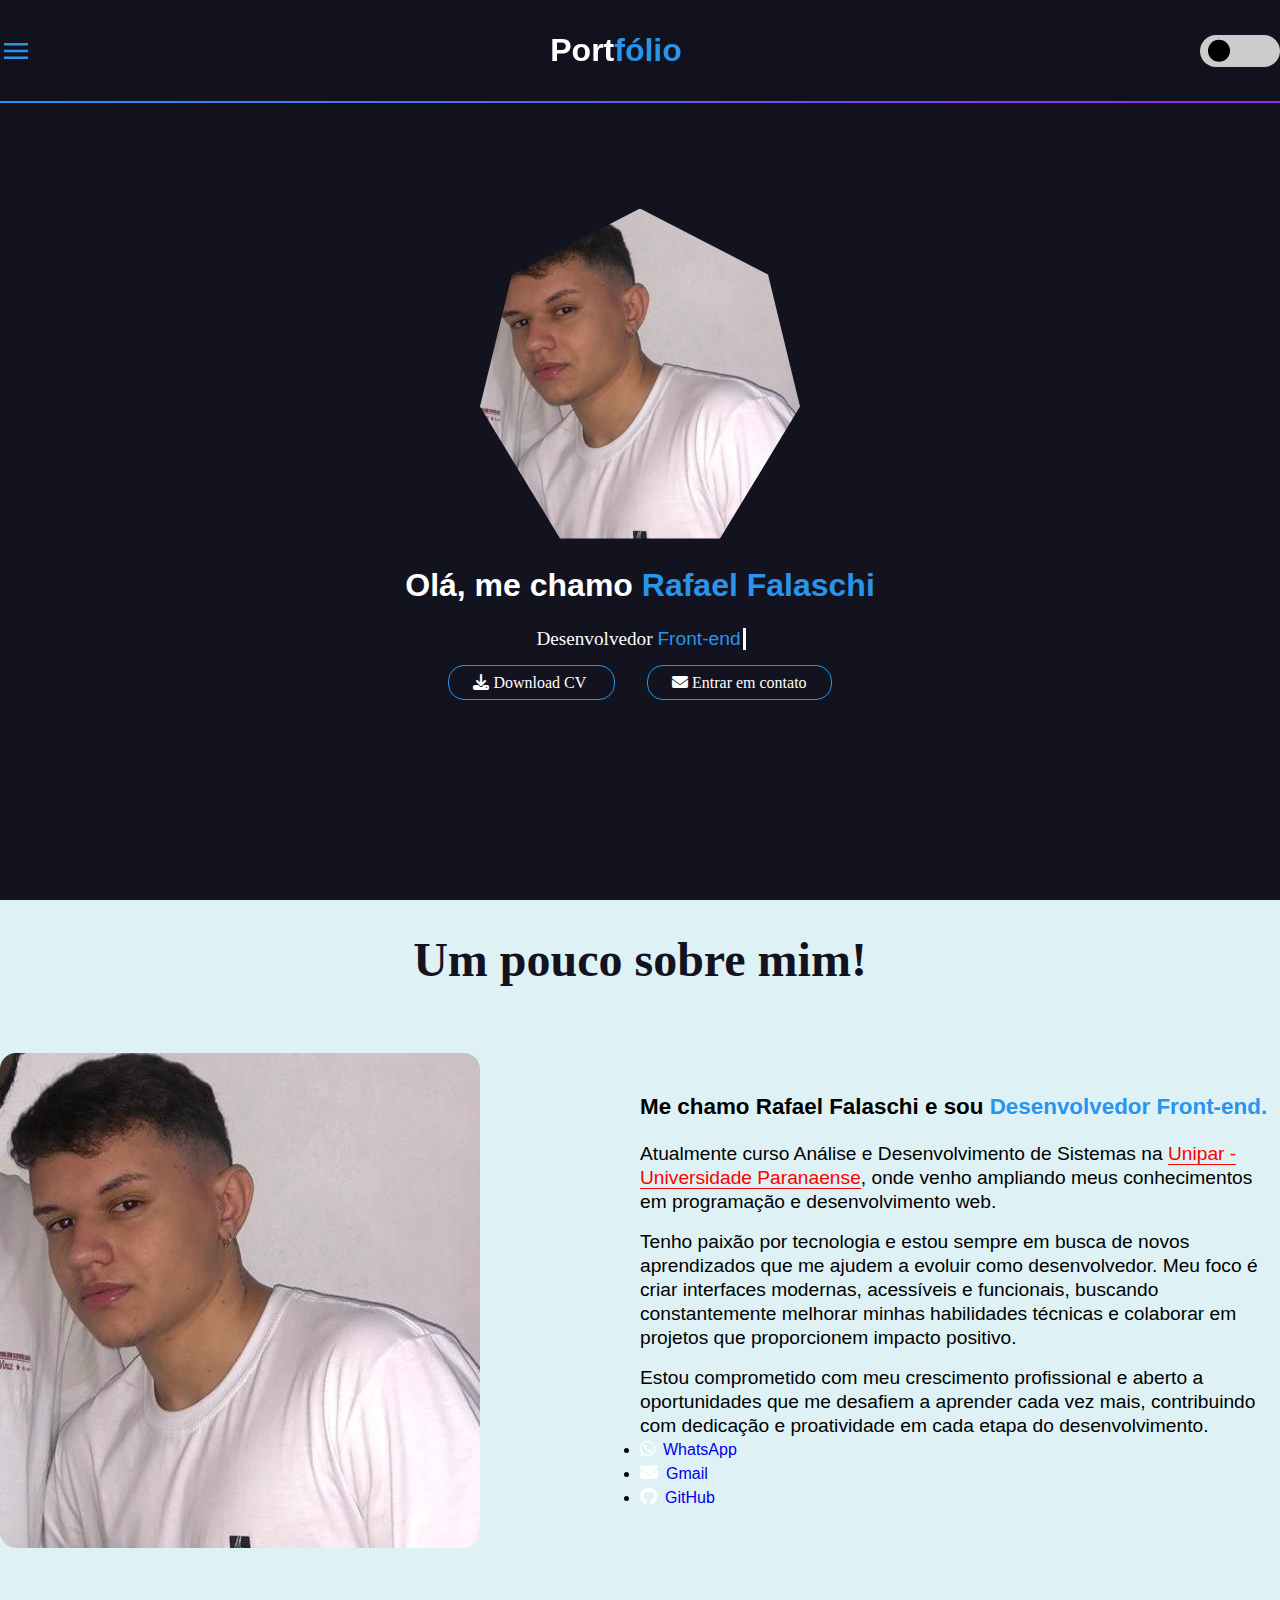
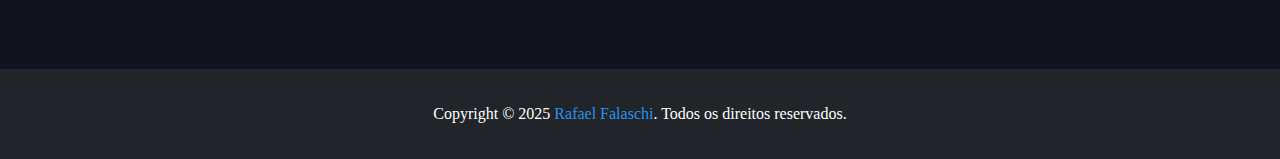
<file: index.html>
<!DOCTYPE html>
<html lang="pt-br">

<head>
    <meta charset="UTF-8">
    <meta name="viewport" content="width=device-width, initial-scale=1.0">
    <title>Portfólio | Rafael Falaschi</title>
    <link rel="stylesheet" href="styles.css">
    <!--Font awesome-->
    <link rel="stylesheet" href="https://cdnjs.cloudflare.com/ajax/libs/font-awesome/6.5.0/css/all.min.css">
    <link rel="stylesheet"
        href="https://fonts.googleapis.com/css2?family=Material+Symbols+Outlined:opsz,wght,FILL,GRAD@24,400,0,0&icon_names=menu" />
</head>

<body>
    <header>
        <section class="nav-content">
            <div class="max-width">
                <nav>
                    <span class="material-symbols-outlined" onclick="menuclick()" id="menu-btn">
                        menu
                    </span>

                    <a href="#">
                        <h1>Port<span>fólio</span></h1>
                    </a>

                    <ul id="menu">
                        <li><a href="#inicio">inicio</a></li>
                        <li><a href="#sobre">Sobre</a></li>
                        <li><a href="#habilidades">Habilidades</a></li>
                        <li><a href="#projetos">Projetos</a></li>
                        <li><a href="#contato">Contatos</a></li>
                    </ul>

                    <input type="checkbox" id="colorToggle" hidden>
                    <label for="colorToggle" class="color-switch">
                        <span class="color-ball"></span>
                    </label>
                </nav>
            </div>
        </section>
    </header> <!--Cabeçalho-->

    <main>
        <section class="section-hero" id="inicio">
            <div id="blur-overlay"></div>
            <div class="max-width">

                <figure>
                    <img src="/assets/foto perfil/foto perfil.jpg" alt="Rafael Falaschi">
                </figure>

                <h2>
                    Olá, me chamo <span>Rafael Falaschi</span>
                </h2>

                <p>Desenvolvedor <span>Front-end</span></p>

                <div>
                    <a href="/assets-t/curriculo/RAFAEL FALASCHI.pdf" download="Curriculo_Rafael_Falaschi.pdf">
                        <i class="fas fa-download"></i> Download CV
                    </a>
                    <a href="mailto:rafinhabraga2324@gmail.com">
                        <i class="fas fa-envelope"></i> Entrar em contato
                    </a>
                </div>
            </div>
        </section> <!--Apresentação-->

        <section class="about-me" id="sobre">
            <div class="max-width hidden">
                <h2>Um pouco sobre mim! </h2>

                <section class="content">
                    <figure>
                        <img src="/assets/foto perfil/foto perfil.jpg" alt="Rafael Falaschi">
                    </figure>

                    <div>
                        <h3>
                            Me chamo Rafael Falaschi e sou <span class="color-blue">Desenvolvedor Front-end.</span>
                        </h3>

                        <p>
                            Atualmente curso Análise e Desenvolvimento de Sistemas na
                            <a href="https://www.unipar.br/" target="_blank"><span class="color-red">Unipar - Universidade
                                    Paranaense</span></a>, onde venho ampliando meus
                            conhecimentos em programação e desenvolvimento web.
                        </p>

                        <p>
                            Tenho paixão por tecnologia e estou sempre em busca de novos aprendizados que me ajudem a
                            evoluir como desenvolvedor.
                            Meu foco é criar interfaces modernas, acessíveis e funcionais, buscando constantemente
                            melhorar minhas habilidades técnicas e colaborar em projetos que proporcionem impacto
                            positivo.
                        </p>

                        <p>
                            Estou comprometido com meu crescimento profissional e aberto a oportunidades que me desafiem
                            a aprender cada vez mais, contribuindo com dedicação e proatividade em cada etapa do
                            desenvolvimento.
                        </p>

                        <ul>
                            <li><a href="https://wa.me/5544997032921?text=Olá,%20quero%20falar%20com%20você!"
                                    class="whatssap" target="_blank"><i class="fa-brands fa-whatsapp"
                                        style="color: #ffffff; margin-right: 0.5rem; font-size: 1.1rem;"></i>WhatsApp</a>
                            </li>
                            <li><a href="mailto:rafaelfalaschi15@gmail.com" class="gmail" target="_blank"><i
                                        class="fa-solid fa-envelope"
                                        style="color: #ffffff; margin-right: 0.5rem; font-size: 1.1rem;"></i>Gmail</a>
                            </li>
                            <li><a href="https://github.com/Falaschi01" class="git-hub" target="_blank"><i class="fa-brands fa-github"
                                        style="color: #ffffff; margin-right: 0.5rem; font-size: 1.1rem;"></i>GitHub</a>
                            </li>
                        </ul>
                    </div>
                </section>
            </div>
        </section> <!--Sobre mim-->

        <section class="skills" id="habilidades">
            <div class="max-width hidden">
                <h2>Habilidades</h2>

                <ul class="cards-skills">
                    <li class="box-skills">
                        <p>HTML5</p>
                        <img src="/assets/linguagens de programacao/html5.png" alt="html5">
                    </li>

                    <li class="box-skills">
                        <p>CSS3</p>
                        <img src="/assets/linguagens de programacao/css-3.png" alt="css3">
                    </li>

                    <li class="box-skills">
                        <p>JAVASCRIPT</p>
                        <img src="/assets/linguagens de programacao/js.png" alt="javascript">
                    </li>
                </ul>
            </div>
        </section> <!--Minhas habilidades-->

        <section class="projects" id="projetos">
            <div class="max-width hidden">
                <h2>Projetos</h2>


                <section class="carousel-content">
                    <div class="carousel-track">

                        <div class="slide">
                            <figure class="image-project">
                                <img src="/assets/projetos/site arquitetura.png" alt="projeto arquitetura">
                            </figure>

                            <article>
                                <h3>Portfólio desenvolvido para arquitetura.</h3>
                                <p>Construi o site por completo atráves do figma pedido pelo cliente.</p>
                                <a href="#" target="_blank">Ver projeto</a>

                                <ul class="language-produced">
                                    <li>
                                        <p>HTML5</p>
                                        <img src="/assets/linguagens de programacao/html-origi (2).png" alt="html5">
                                    </li>

                                    <li>
                                        <p>CSS3</p>
                                        <img src="/assets/linguagens de programacao/css-origi.png" alt="css3">
                                    </li>

                                    <li>
                                        <p>JAVASCRIPT</p>
                                        <img src="/assets/linguagens de programacao/js-origi.png" alt="Js">
                                    </li>
                                </ul>
                            </article>


                        </div>

                        <div class="slide">
                            <figure class="image-project">
                                <img src="/assets/projetos/site-santos.png" alt="projeto Santos-sp">
                            </figure>

                            <article>
                                <h3>Portfólio desenvolvido para arquitetura.</h3>
                                <p>Construi o site por completo atráves do figma pedido pelo cliente.</p>
                                <a href="/assets/projetos/santos-sp/index.html" target="_blank">Ver projeto</a>

                                <ul class="language-produced">
                                    <li>
                                        <p>HTML5</p>
                                        <img src="/assets/linguagens de programacao/html-origi (2).png" alt="html5">
                                    </li>

                                    <li>
                                        <p>CSS3</p>
                                        <img src="/assets/linguagens de programacao/css-origi.png" alt="css3">
                                    </li>

                                    <li>
                                        <p>JAVASCRIPT</p>
                                        <img src="/assets/linguagens de programacao/js-origi.png" alt="Js">
                                    </li>
                                </ul>
                            </article>
                        </div>

                        <div class="slide">
                            <figure class="image-project">
                                <img src="/assets/projetos/site arquitetura.png" alt="projeto arquitetura">
                            </figure>

                            <article>
                                <h3>Portfólio desenvolvido para arquitetura.</h3>
                                <p>Construi o site por completo atráves do figma pedido pelo cliente.</p>
                                <a href="#" target="_blank">Ver projeto</a>
                                <ul class="language-produced">
                                    <li>
                                        <p>HTML5</p>
                                        <img src="/assets/linguagens de programacao/html-origi (2).png" alt="html5">
                                    </li>

                                    <li>
                                        <p>CSS3</p>
                                        <img src="/assets/linguagens de programacao/css-origi.png" alt="css3">
                                    </li>

                                    <li>
                                        <p>JAVASCRIPT</p>
                                        <img src="/assets/linguagens de programacao/js-origi.png" alt="Js">
                                    </li>
                                </ul>
                            </article>
                        </div>
                    </div>

                    <i class="fas fa-chevron-left" id="arrow-left"></i>
                    <i class="fas fa-chevron-right" id="arrow-right"></i>
                </section>
            </div>
        </section> <!--Meus projetos-->

        <section class="contact" id="contato">
            <div class="max-width hidden">


                <h2>Entre em contato comigo</h2>

                <form onsubmit="enviarWhats(event)" id="form" class="form-content">
                    <label for="nome">Nome</label>
                    <input type="text" name="text" id="nome">

                    <label for="mensagem">Mensagem</label>
                    <textarea name="" id="mensagem" placeholder="Digite sua mensagem" rows="6"
                        aria-label="Digite sua mensagem"></textarea>

                    <button type="submit">Enviar mensagem</button>
                </form>
            </div> <!--max-width-->
        </section>
    </main>

    <footer>
        <section class="footer">
            <p>Copyright © 2025 <a href="#inicio">Rafael Falaschi</a>. Todos os direitos reservados.</p>
        </section> <!--Rodapé-->
    </footer> <!--Rodape-->

    <script src="/scripts.js"></script>
</body>

</html>
</file>
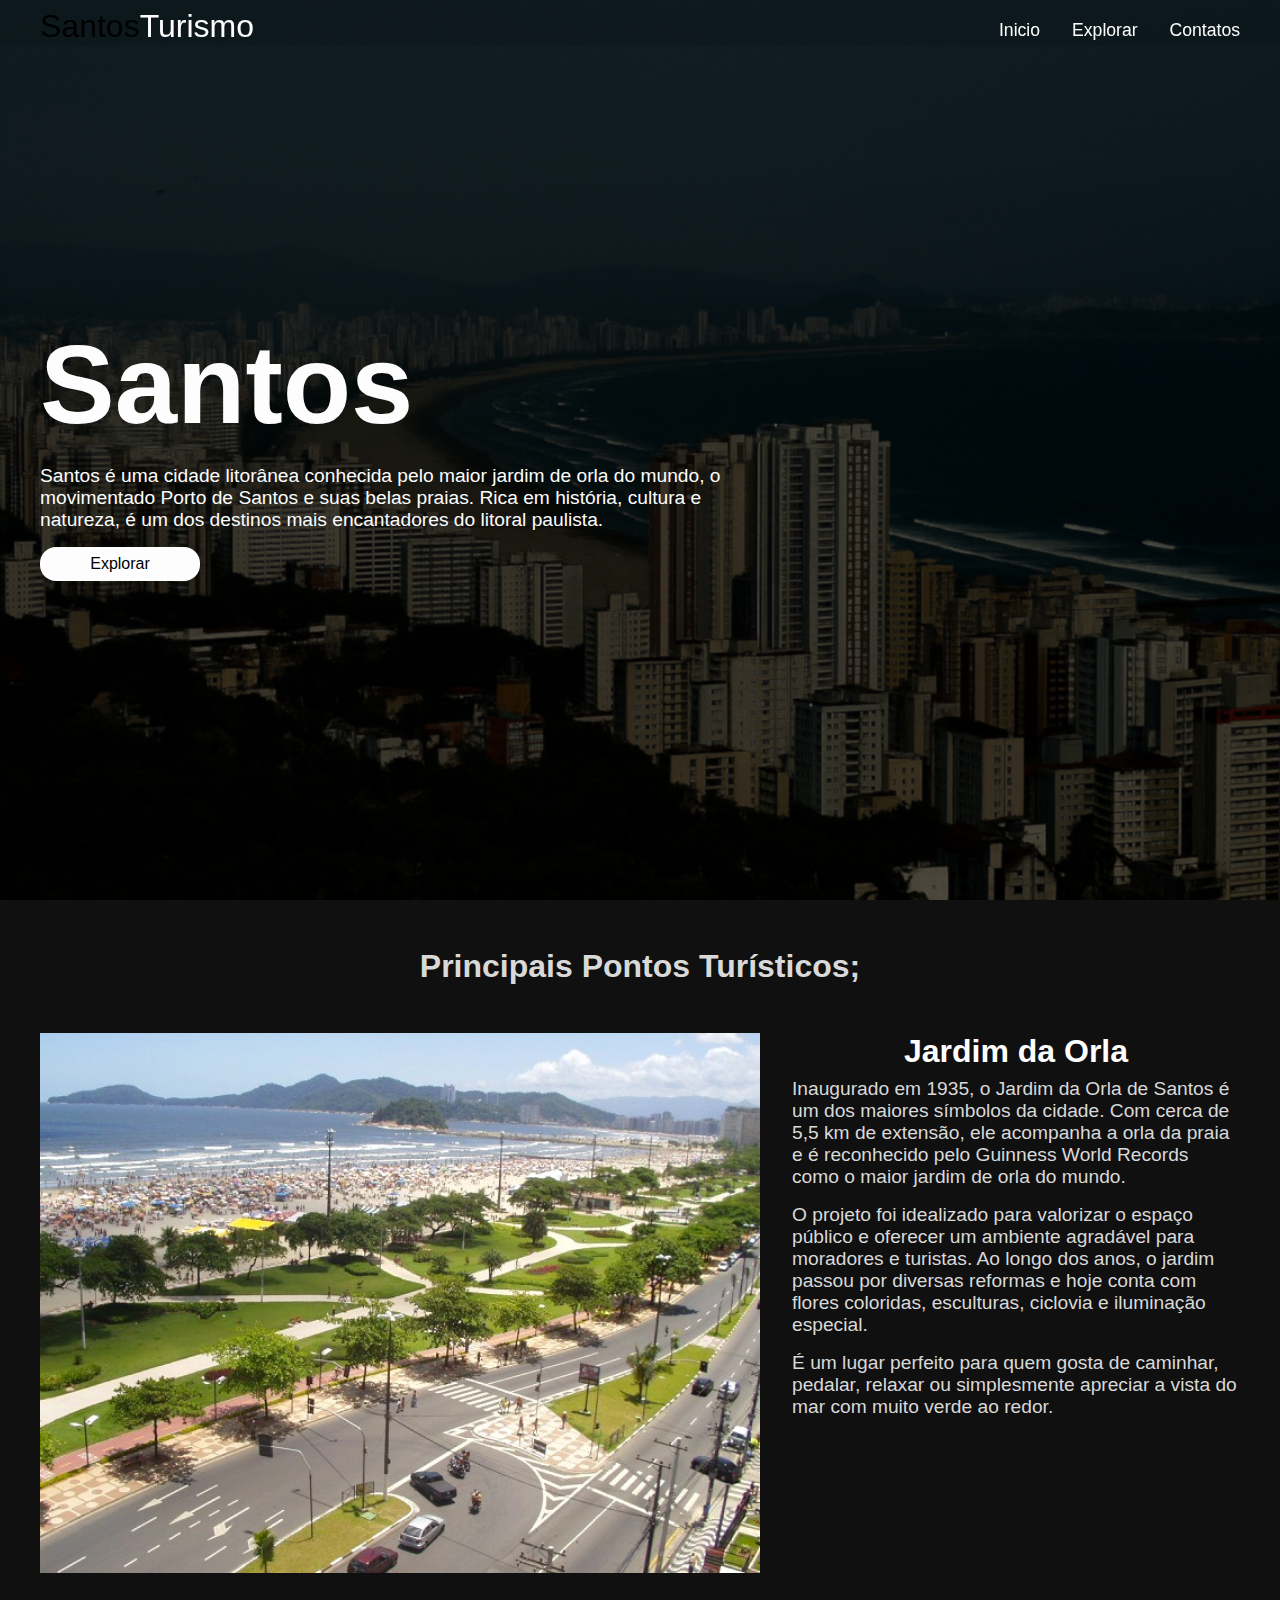
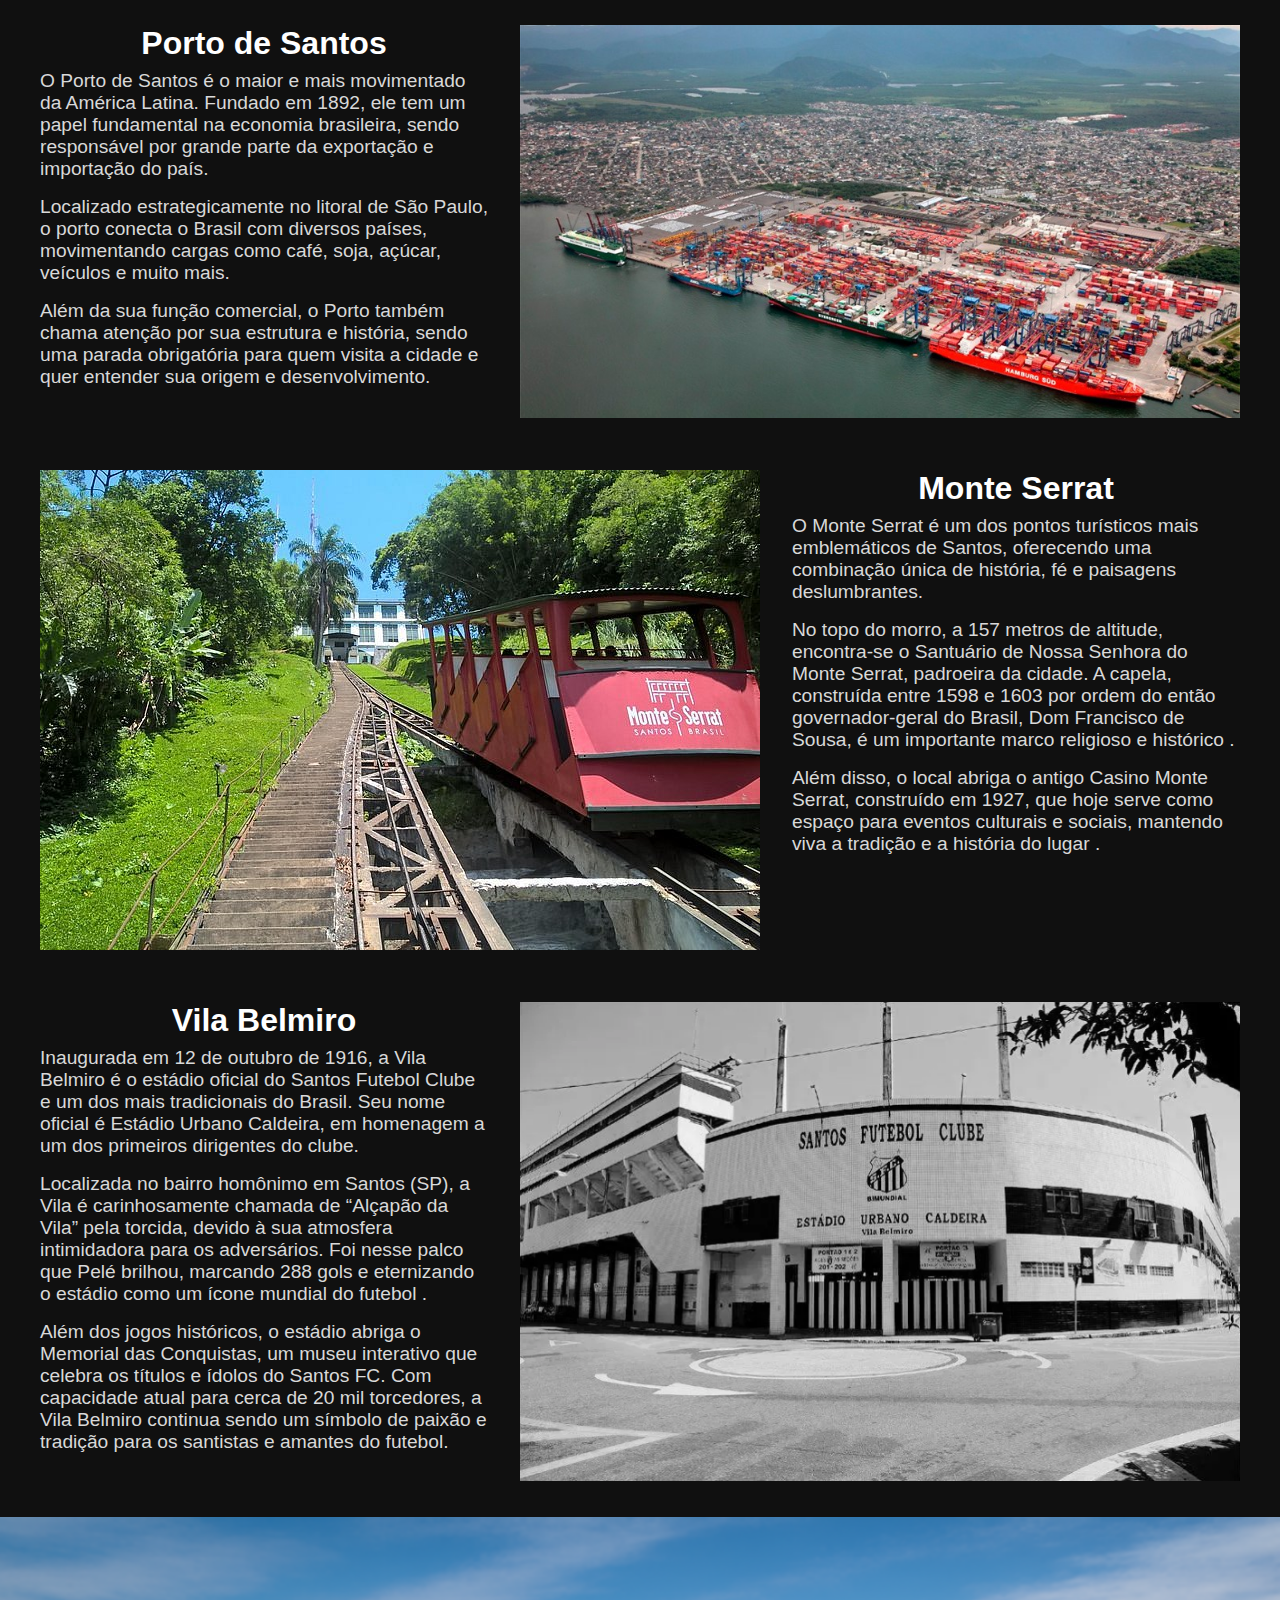
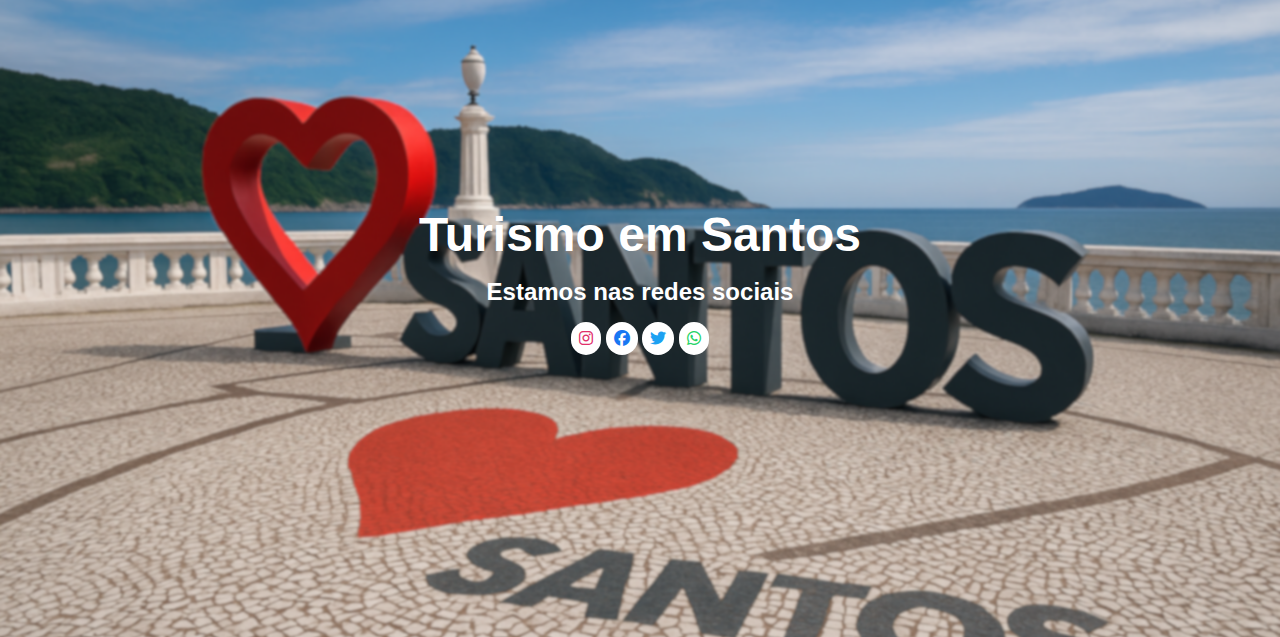
<file: assets/projetos/santos-sp/index.html>
<!DOCTYPE html>
<html lang="pt-br">

<head>
    <meta charset="UTF-8">
    <meta name="viewport" content="width=device-width, initial-scale=1.0">
    <title>Santos-Sp</title>

    <link rel="stylesheet" href="https://cdnjs.cloudflare.com/ajax/libs/font-awesome/6.5.0/css/all.min.css">
    <link rel="stylesheet"
        href="https://fonts.googleapis.com/css2?family=Material+Symbols+Outlined:opsz,wght,FILL,GRAD@24,400,0,0&icon_names=menu" />
    <link rel="stylesheet" href="/assets/projetos/santos-sp/header.css">

</head>

<body>

    <header>
        <div class="max-width">
            <nav class="nav-bar">
                <h1>Santos<span>Turismo</span></h1>

                <ul id="menu">
                    <li><a href="#inicio">Inicio</a></li>
                    <li><a href="#explorar">Explorar</a></li>
                    <li><a href="#contatos">Contatos</a></li>
                </ul>

                <span class="material-symbols-outlined"  id="close-btn">
                    menu
                </span>
            </nav>
        </div>
    </header>

    <main>
        <section class="hero" id="inicio">
            <div class="max-width">
                <article>
                    <h2>Santos</h2>
                    <p>Santos é uma cidade litorânea conhecida pelo maior jardim de orla do mundo, o movimentado Porto
                        de Santos e suas belas praias. Rica em história, cultura e natureza, é um dos destinos mais
                        encantadores do litoral paulista.</p>
                    <a href="#explorar">Explorar</a>
                </article>
            </div>
        </section>

        <section class="turism-porto" id="explorar">
            <div class="max-width">
                <h2>Principais Pontos Turísticos;</h2>

                <article class="ponto-turism">
                    <figure>
                        <img src="./assets/imagens/jardin-de-orla.jpg" alt="jardim de orla">
                    </figure>

                    <div>
                        <h3>Jardim da Orla</h3>
                        <p>Inaugurado em 1935, o Jardim da Orla de Santos é um dos maiores símbolos da cidade. Com cerca
                            de 5,5 km de extensão, ele acompanha a orla da praia e é reconhecido pelo Guinness World
                            Records como o maior jardim de orla do mundo.</p>

                        <p> O projeto foi idealizado para valorizar o espaço público e oferecer um ambiente agradável
                            para moradores e turistas. Ao longo dos anos, o jardim passou por diversas reformas e hoje
                            conta com flores coloridas, esculturas, ciclovia e iluminação especial.
                        </p>

                        <p> É um lugar perfeito para quem gosta de caminhar, pedalar, relaxar ou simplesmente apreciar a
                            vista do mar com muito verde ao redor.
                        </p>
                    </div>
                </article>

                <article class="ponto-turism" id="invert">
                    <div>
                        <h3>Porto de Santos</h3>
                        <p>O Porto de Santos é o maior e mais movimentado da América Latina. Fundado em 1892, ele tem um
                            papel fundamental na economia brasileira, sendo responsável por grande parte da exportação e
                            importação do país.</p>

                        <p> Localizado estrategicamente no litoral de São Paulo, o porto conecta o Brasil com diversos
                            países, movimentando cargas como café, soja, açúcar, veículos e muito mais.
                        </p>

                        <p> Além da sua função comercial, o Porto também chama atenção por sua estrutura e história,
                            sendo uma parada obrigatória para quem visita a cidade e quer entender sua origem e
                            desenvolvimento.
                        </p>
                    </div>

                    <figure>
                        <img src="./assets/imagens/porto-santos.jpg" alt="Porto de Santos">
                    </figure>
                </article>

                <article class="ponto-turism">
                    <figure>
                        <img src="./assets/imagens/monte-serrat.jpg" alt="Monte Serrat">
                    </figure>

                    <div>
                        <h3>Monte Serrat</h3>
                        <p>O Monte Serrat é um dos pontos turísticos mais emblemáticos de Santos, oferecendo uma
                            combinação única de história, fé e paisagens deslumbrantes.</p>

                        <p> No topo do morro, a 157 metros de altitude, encontra-se o Santuário de Nossa Senhora do
                            Monte Serrat, padroeira da cidade. A capela, construída entre 1598 e 1603 por ordem do então
                            governador-geral do Brasil, Dom Francisco de Sousa, é um importante marco religioso e
                            histórico .​
                        </p>

                        <p> Além disso, o local abriga o antigo Casino Monte Serrat, construído em 1927, que hoje serve
                            como espaço para eventos culturais e sociais, mantendo viva a tradição e a história do lugar
                            .​
                        </p>
                    </div>
                </article>

                <article class="ponto-turism" id="invert2">
                    <div>
                        <h3>Vila Belmiro</h3>
                        <p>Inaugurada em 12 de outubro de 1916, a Vila Belmiro é o estádio oficial do Santos Futebol
                            Clube e um dos mais tradicionais do Brasil. Seu nome oficial é Estádio Urbano Caldeira, em
                            homenagem a um dos primeiros dirigentes do clube.</p>

                        <p> Localizada no bairro homônimo em Santos (SP), a Vila é carinhosamente chamada de “Alçapão da
                            Vila” pela torcida, devido à sua atmosfera intimidadora para os adversários. Foi nesse palco
                            que Pelé brilhou, marcando 288 gols e eternizando o estádio como um ícone mundial do futebol
                            .
                        </p>

                        <p> Além dos jogos históricos, o estádio abriga o Memorial das Conquistas, um museu interativo
                            que celebra os títulos e ídolos do Santos FC. Com capacidade atual para cerca de 20 mil
                            torcedores, a Vila Belmiro continua sendo um símbolo de paixão e tradição para os santistas
                            e amantes do futebol.
                        </p>
                    </div>

                    <figure>
                        <img src="./assets/imagens/vila-belmiro.png" alt="Vila Belmiro">
                    </figure>
                </article>
            </div>
        </section>
    </main>

    <footer id="contatos">
        <div class="max-width">
            <section class="contatos">
                <h2>Turismo em Santos</h2>
                <p>Estamos nas redes sociais</p>

                <ul>
                    <li>
                        <a href="#"><i class="fa-brands fa-instagram" style="color: #E1306C;"></i></a>
                        <a href="#"><i class="fa-brands fa-facebook" style="color: #1877F2;"></i></a>
                        <a href="#"><i class="fa-brands fa-twitter" style="color: #1DA1F2;"></i></a>
                        <a href="#"><i class="fa-brands fa-whatsapp" style="color: #25D366;"></i></a>
                    </li>
                </ul>
            </section>
        </div>
    </footer>

    <script src="assets/javascript/scripts.js"></script>
</body>

</html>
</file>
<file: styles.css>
@import '/css/section-hero.css';
@import '/css/section-about.css';
@import '/css/section-habilidades.css';
@import '/css/section-projects.css';
@import '/css/section-contact.css';
@import '/css/section-footer.css';

* {
    margin: 0;
    padding: 0;
    box-sizing: border-box;
}

body {
    background-color: rgb(19, 19, 31);
    transition: 0.3s ease;
}

html {
    scroll-behavior: smooth;
}

.max-width {
    max-width: 1300px;
    margin: auto;
}

a {
    text-decoration: none;
}

/*Tags gerais*/
header {
    position: fixed;
    background-color: rgba(19, 19, 31, 0.637);
    width: 100%;
    z-index: 999;
}
header::after {
    content: "";
    display: block;
    position: absolute;
    width: 100%;
    height: 0.1rem;
    background-image: linear-gradient(90deg, rgb(40, 148, 236) 0%, rgb(150, 43, 238) 92.32%);

}
header .nav-content {
    padding: 2rem 0;
    font-family: sans-serif;
}
.nav-content h1 {
    color: #fff;
    font-size: 2rem;
    transition: 0.4s ease;
}
.nav-content h1:hover {
    transform: scale(1.1);
}
.nav-content span {
    color: rgb(40, 148, 236);
    font-size: 2rem;
    cursor: pointer;
    z-index: 999;
}
.nav-content nav {
    display: flex;
    justify-content: space-between;
    align-items: center;
}
.nav-content #menu {
    position: absolute;
    top: 50%;
    left: 50%;
    transform: translate(-50%, 50%);
    text-align: center;
    display: none;
    z-index: 99;
}
#menu li {
    padding: 1rem;
    list-style-type: none;
}
#menu li:hover {
    transform: scale(1.2);
    transition: 0.5s ease;
}
#menu li a {
    color: #fff;
    font-size: 2rem;
    transition: 0.3s ease;
}
#menu li a:hover {
    color: rgb(40, 148, 236);
}
.color-switch {
    width: 5rem; 
    height: 2rem; 
    background-color: #ccc;
    border-radius: 1rem;
    cursor: pointer;
    position: relative;
    overflow: hidden;
    transition: background-color 0.3s ease;
}
.color-switch .color-ball {
    width: 1.4rem;
    height: 1.4rem;
    background-color: black;
    border-radius: 50%;
    position: absolute;
    top: 50%;
    left: 0.5rem;
    transform: translateY(-50%) translateX(0);
    transition: transform 0.4s ease, background-color 0.3s ease;
}
@media screen and (min-width: 500px)  and (max-width: 599px) {
    .max-width {
        max-width: 450px;
    }
    header .nav-content {
        padding: 1.5rem 0;
    }
    .nav-content h1 {
        font-size: 1.8rem;
    }
    .nav-content span {
        font-size: 1.8rem;
    }
    .color-switch {
        width: 3.6rem; 
        height: 1.5rem; 
    }
    .color-switch .color-ball {
        width: 1.1rem;
        height: 1.1rem;
        left: 0;
    }
    #menu li {
        padding: 1rem;
    }

}
@media screen and (min-width: 400px)  and (max-width: 499px) {
        .max-width {
            max-width: 350px;
        }
        header .nav-content {
            padding: 1.5rem 0;
        }
        .nav-content h1 {
            font-size: 1.8rem;
        }
        .nav-content span {
            font-size: 1.8rem;
        }
        .color-switch {
            width: 3.6rem; 
            height: 1.5rem; 
        }
        .color-switch .color-ball {
            width: 1.1rem;
            height: 1.1rem;
            left: 0;
        }
        #menu li {
            padding: 1rem;
        }

}
@media screen and (min-width: 300px)  and (max-width: 399px) {
    .max-width {
        max-width: 300px;
    }
    header .nav-content {
        padding: 1.5rem 0;
    }
    .nav-content h1 {
        font-size: 1.5rem;
    }
    .nav-content span {
        font-size: 1.8rem;
    }
    .color-switch {
        width: 3rem; 
        height: 1.5rem; 
    }
    .color-switch .color-ball {
        width: 1.1rem;
        height: 1.1rem;
        left: 1;
    }
    #menu li {
        padding: 1rem;
    }

}
</file>
<file: assets/projetos/santos-sp/header.css>
@import './assets/css/main.css';
@import './assets/css/ponto-turismo.css';
@import './assets/css/footer.css';

* {
    margin: 0;
    padding: 0;
    box-sizing: border-box;
    text-decoration: none;
    list-style: none;
    font-family: sans-serif;
}
html {
    scroll-behavior: smooth;
    background-color: rgba(0, 0, 0, 0.938);
}
.max-width {
    max-width: 1200px;
    margin: 0 auto;
}
header {
    position: fixed;
    width: 100%;
    background-color: rgba(0, 0, 0, 0.11);
    z-index: 10;
}
header .nav-bar {
    position: relative;
}
header .nav-bar, ul {
    display: flex;
    justify-content: space-between;
    align-items: center;
    padding-top: 0.5rem;
    gap: 2rem;
}
.nav-bar h1 {
    color: rgb(0, 0, 0);
    font-size: 2rem;
    font-weight: 500;
    cursor: pointer;
    transition: 0.5s ease-in-out;
}
.nav-bar h1:hover {
    transform: scale(1.1);
}
.nav-bar span {
    color: rgb(253, 253, 253);
}
.nav-bar a {
    font-size: 1.1rem;
    color: rgb(253, 253, 253);
    transition: 0.5s ease-in-out;
}
.nav-bar a:hover {
    color: rgb(0, 0, 0);
}
#close-btn {
    display: none;
    font-size: 2rem;
    cursor: pointer;
    z-index: 10;
}
@media screen and (min-width: 901px) and (max-width: 1250px) {
    .max-width {
        max-width: 850px;
    }
}   
@media screen and (min-width: 701px) and (max-width: 900px) {
    .max-width {
        max-width: 650px;
    }
}   
@media screen and (min-width: 501px) and (max-width: 700px) {
    .max-width {
        max-width: 450px;
    }
    ul#menu {
        position: fixed;
        top: 0;
        right: -100%;
        width: 100%;
        height: auto;
        background-color: #111;
        flex-direction: column;
        text-align: center;
        padding: 3rem;
        transition: right 0.3s ease-in-out;
        z-index: 10;
    }

    ul#menu.active {
        right: 0;
    }

    #close-btn {
        display: block;
        color: white;
        font-size: 2rem;
        z-index: 10;
        cursor: pointer;
    }
}
@media screen and (min-width: 290px) and (max-width: 500px) {
    .max-width {
        max-width: 350px;
    }
    ul#menu {
        position: fixed;
        top: 0;
        right: -100%;
        width: 100%;
        height: auto;
        background-color: #111;
        flex-direction: column;
        text-align: center;
        padding: 3rem;
        transition: right 0.3s ease-in-out;
        z-index: 10;
    }

    ul#menu.active {
        right: 0;
    }

    #close-btn {
        display: block;
        color: white;
        font-size: 2rem;
        z-index: 10;
        cursor: pointer;
    }
}
</file>
